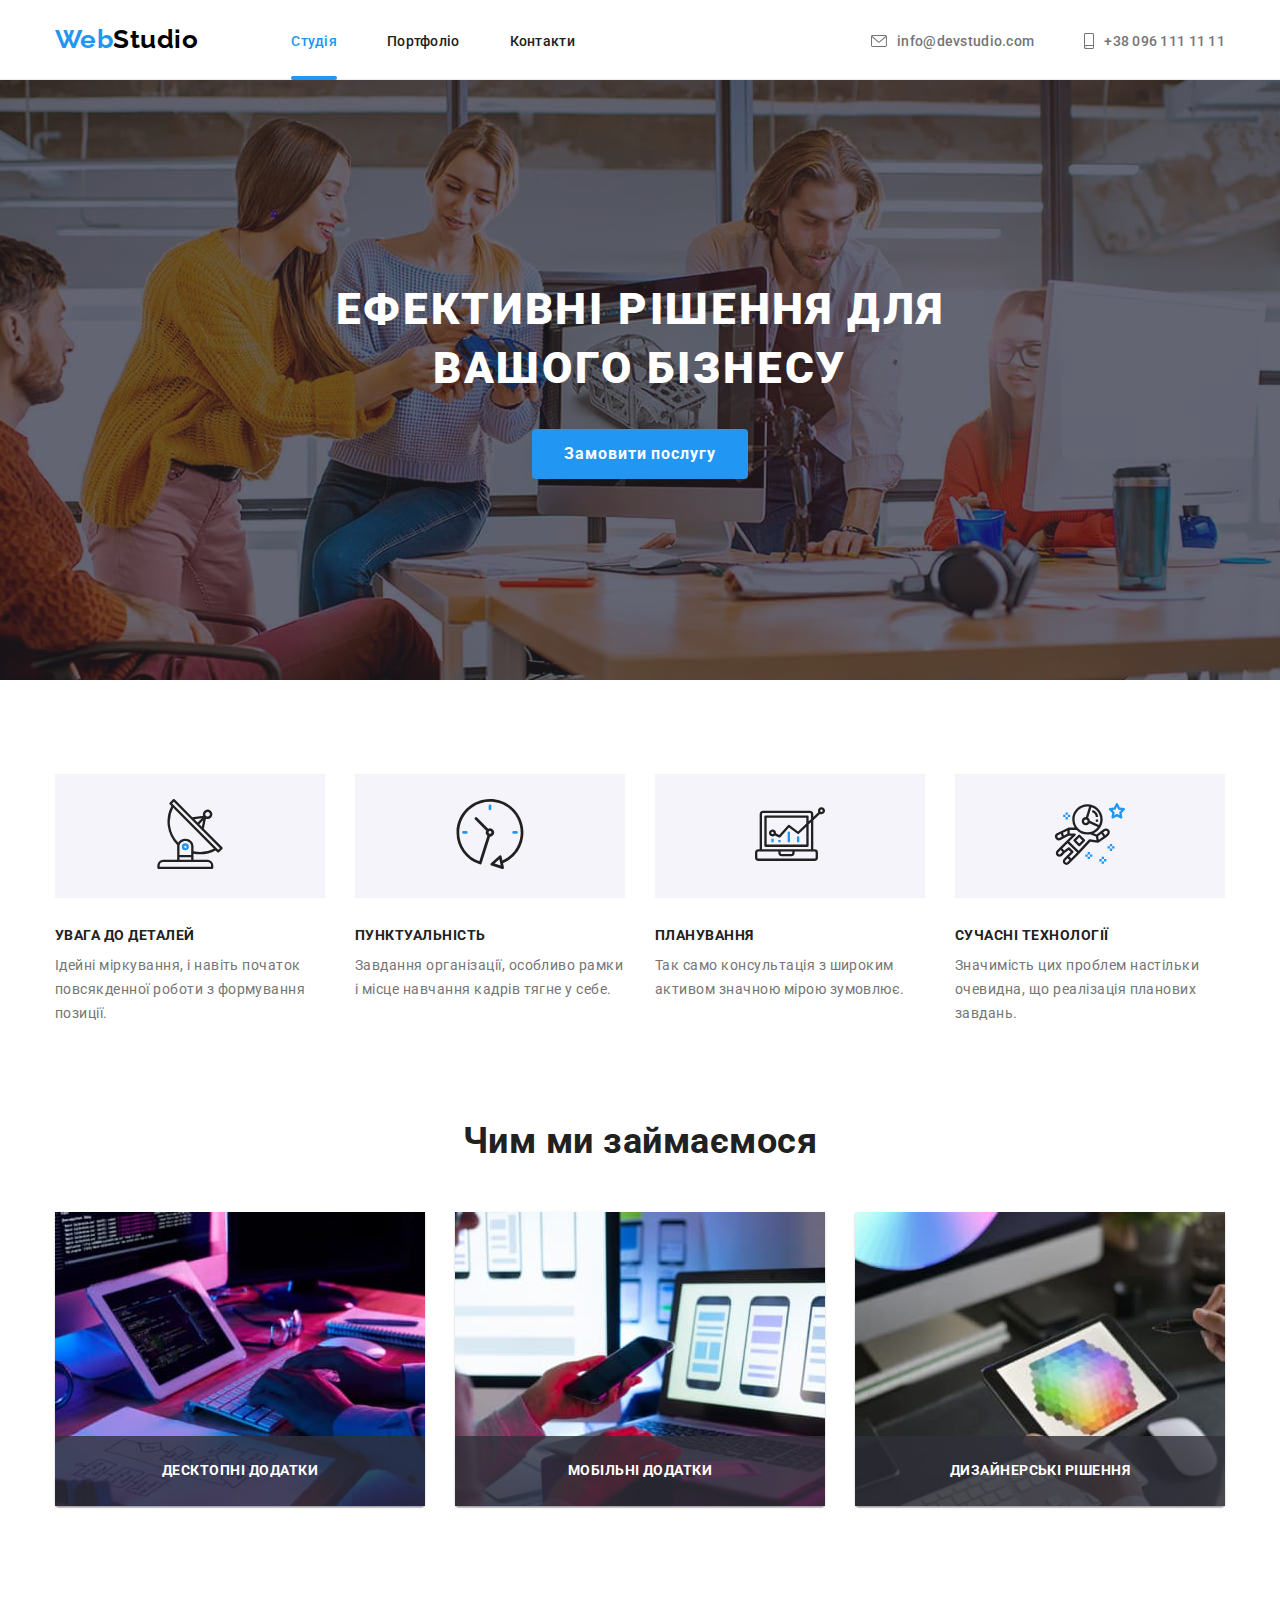
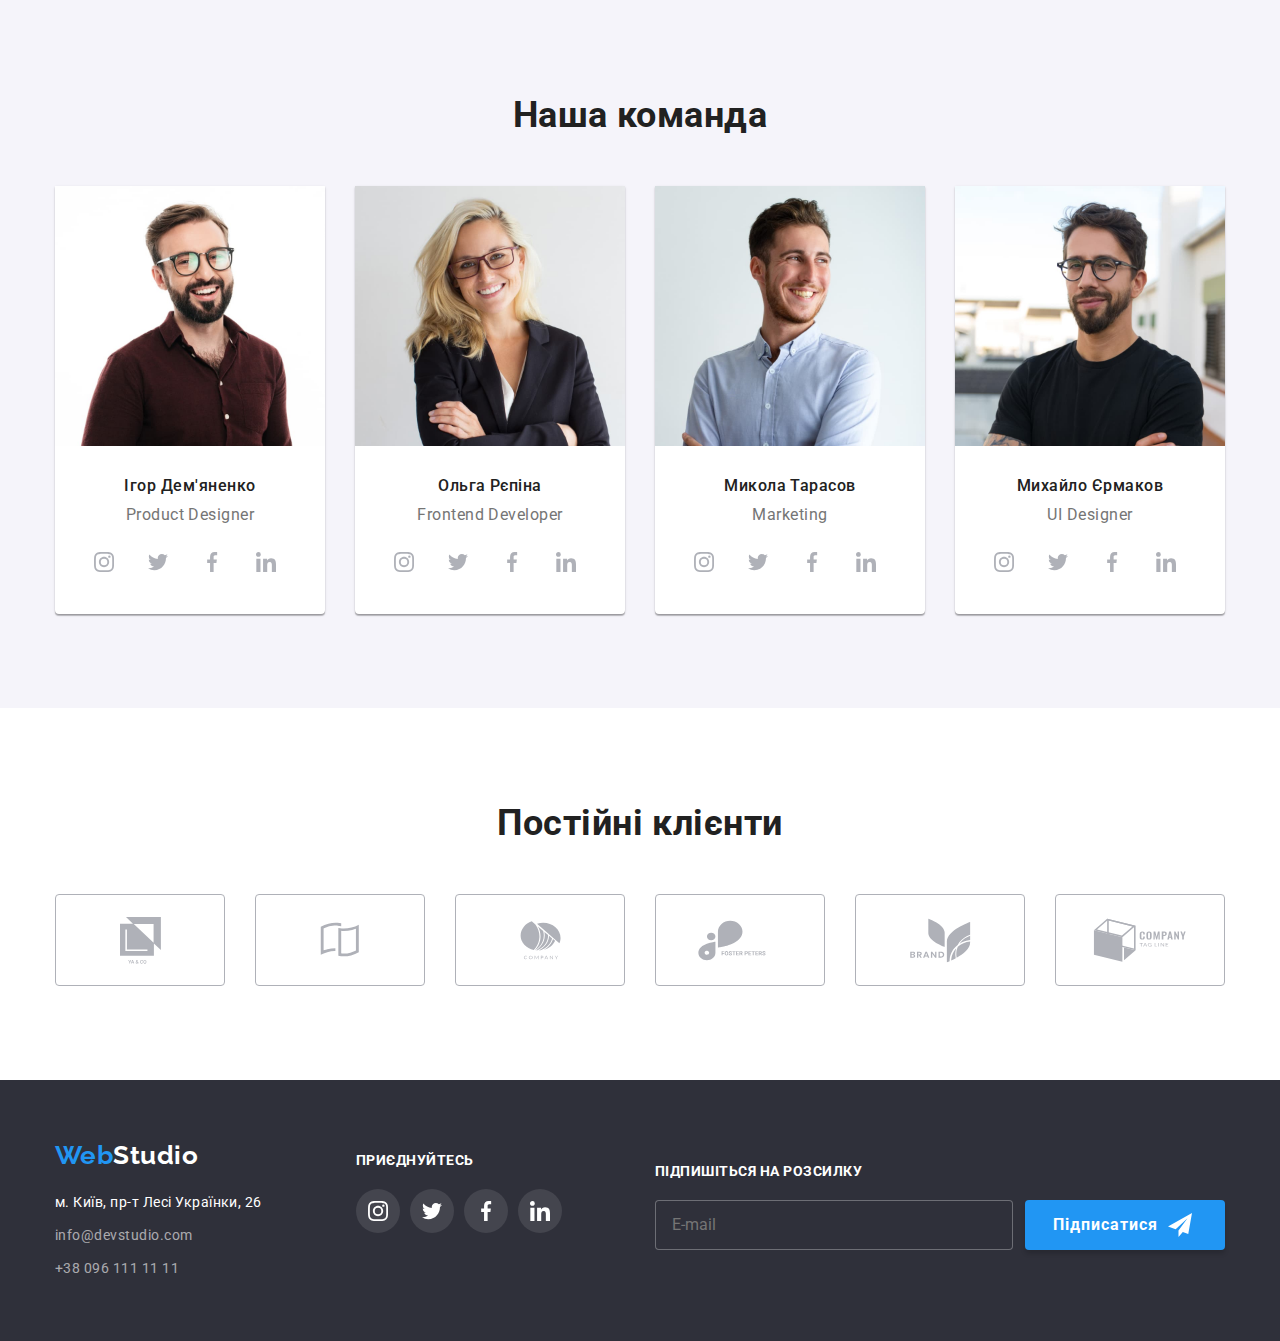
<file: index.html>
<!DOCTYPE html>
<html lang="uk">
  <head>
    <meta charset="UTF-8" />
    <meta http-equiv="X-UA-Compatible" content="IE=edge" />
    <meta name="viewport" content="width=device-width, initial-scale=1.0" />
    <title>WebStudio</title>
    <link
      href="https://fonts.googleapis.com/css2?family=Raleway:wght@700&family=Roboto:wght@400;500;700;900&display=swap"
      rel="stylesheet"
    />
    <link
      rel="stylesheet"
      href="https://cdnjs.cloudflare.com/ajax/libs/modern-normalize/1.1.0/modern-normalize.css"
    />
    <link rel="stylesheet" href="./css/styles.css" />
  </head>
  <body class="page-body">
    <!--Section : Header-->
    <header class="page-header">
      <div class="container">
        <a href="./index.html" class="logo"><span>Web</span>Studio</a>
        <nav class="header-nav">
          <ul class="site-nav click">
            <li class="item">
              <a href="./index.html" class="link current">Студія</a>
            </li>
            <li class="item">
              <a href="./portfolio.html" class="link">Портфоліо</a>
            </li>
            <li class="item"><a href="#" class="link">Контакти</a></li>
          </ul>
        </nav>
        <ul class="connection click">
          <li>
            <a class="link email" href="mailto:info@devstudio.com">
              <svg class="header-icon" width="16" height="12">
                <use href="./images/icons.svg#icon-envelope"></use>
              </svg>
              <span>info@devstudio.com</span></a
            >
          </li>
          <li>
            <a class="link" href="tel:+380961111111">
              <svg class="header-icon" width="10" height="16">
                <use href="./images/icons.svg#icon-smartphone"></use>
              </svg>
              <span>+38 096 111 11 11</span></a
            >
          </li>
        </ul>
      </div>
    </header>
    <main>
      <!--Section :  Hero-->
      <section class="hero">
        <div class="overlay">
          <h1 class="main-title">Ефективні рішення для вашого бізнесу</h1>
          <button data-modal-open class="button order" type="button">
            Замовити послугу
          </button>
        </div>
      </section>
      <!--Section : Особливости-->
      <section class="section differ">
        <!--скрытый заголовок  -->
        <h2 class="visually-hidden">Особливості</h2>
        <div class="container">
          <ul class="differences">
            <li class="differences-property">
              <div class="section-icon">
                <svg width="70" height="70">
                  <use href="./images/icons.svg#icon-antenna"></use>
                </svg>
              </div>
              <h3 class="section-tytle">УВАГА ДО ДЕТАЛЕЙ</h3>
              <p class="section-text">
                Ідейні міркування, і навіть початок повсякденної роботи з
                формування позиції.
              </p>
            </li>
            <li class="differences-property">
              <div class="section-icon">
                <svg width="70" height="70">
                  <use href="./images/icons.svg#icon-clock"></use>
                </svg>
              </div>
              <h3 class="section-tytle">ПУНКТУАЛЬНІСТЬ</h3>
              <p class="section-text">
                Завдання організації, особливо рамки і місце навчання кадрів
                тягне у себе.
              </p>
            </li>
            <li class="differences-property">
              <div class="section-icon">
                <svg width="70" height="70">
                  <use href="./images/icons.svg#icon-diagram"></use>
                </svg>
              </div>
              <h3 class="section-tytle">ПЛАНУВАННЯ</h3>
              <p class="section-text">
                Так само консультація з широким активом значною мірою зумовлює.
              </p>
            </li>
            <li class="differences-property">
              <div class="section-icon">
                <svg width="70" height="70">
                  <use href="./images/icons.svg#icon-astronaut"></use>
                </svg>
              </div>
              <h3 class="section-tytle">СУЧАСНІ ТЕХНОЛОГІЇ</h3>
              <p class="section-text">
                Значимість цих проблем настільки очевидна, що реалізація
                планових завдань.
              </p>
            </li>
          </ul>
        </div>
      </section>
      <!--Section : Чим ми займаємося-->
      <section class="section work">
        <div class="container">
          <h2 class="section-tytle work">Чим ми займаємося</h2>
          <ul class="examples">
            <li class="example">
              <div class="example-image">
                <img
                  class="example-work"
                  src="./images/example_work/example_work1.jpg"
                  alt="Приклад роботи1"
                  width="370"
                />
                <div class="example-image-tytle">
                  <p>Десктопні додатки</p>
                </div>
              </div>
            </li>
            <li class="example">
              <div class="example-image">
                <img
                  class="example-work"
                  src="./images/example_work/example_work2.jpg"
                  alt="Приклад роботи2"
                  width="370"
                />
                <div class="example-image-tytle">
                  <p>Мобільні додатки</p>
                </div>
              </div>
            </li>
            <li class="example">
              <div class="example-image">
                <img
                  class="example-work"
                  src="./images/example_work/example_work3.jpg"
                  alt="Приклад роботи3"
                  width="370"
                />
                <div class="example-image-tytle">
                  <p>Дизайнерські рішення</p>
                </div>
              </div>
            </li>
          </ul>
        </div>
      </section>

      <!--Section : Наша команда-->
      <section class="section team">
        <div class="container">
          <h2 class="section-tytle team">Наша команда</h2>
          <ul class="examples">
            <li class="example">
              <img
                src="./images/team/img1.jpg"
                alt="Ігор Дем'яненко Дизайнер продукту"
                width="270"
              />
              <div class="team-description">
                <h3 class="section-tytle name">Ігор Дем'яненко</h3>
                <p class="section-text prof">Product Designer</p>
                <ul class="social-icons">
                  <li class="social-item">
                    <a href="#" class="social-link link">
                      <svg class="social-icon" width="20" height="20">
                        <use href="./images/icons.svg#icon-instagram"></use>
                      </svg>
                    </a>
                  </li>
                  <li class="social-item">
                    <a href="#" class="social-link link"
                      ><svg class="social-icon" width="20" height="20">
                        <use href="./images/icons.svg#icon-twitter"></use>
                      </svg>
                    </a>
                  </li>
                  <li class="social-item">
                    <a href="#" class="social-link link"
                      ><svg class="social-icon" width="20" height="20">
                        <use href="./images/icons.svg#icon-facebook"></use>
                      </svg>
                    </a>
                  </li>
                  <li class="social-item">
                    <a href="#" class="social-link link"
                      ><svg class="social-icon" width="20" height="20">
                        <use href="./images/icons.svg#icon-linkedin"></use>
                      </svg>
                    </a>
                  </li>
                </ul>
              </div>
            </li>
            <li class="example">
              <img
                src="./images/team/img2.jpg"
                alt="Ольга Рєпіна Розробник інтерфейсу"
                width="270"
              />
              <div class="team-description">
                <h3 class="section-tytle name">Ольга Рєпіна</h3>
                <p class="section-text prof">Frontend Developer</p>
                <ul class="social-icons">
                  <li class="social-item">
                    <a href="#" class="social-link link">
                      <svg class="social-icon" width="20" height="20">
                        <use href="./images/icons.svg#icon-instagram"></use>
                      </svg>
                    </a>
                  </li>
                  <li class="social-item">
                    <a href="#" class="social-link link"
                      ><svg class="social-icon" width="20" height="20">
                        <use href="./images/icons.svg#icon-twitter"></use>
                      </svg>
                    </a>
                  </li>
                  <li class="social-item">
                    <a href="#" class="social-link link"
                      ><svg class="social-icon" width="20" height="20">
                        <use href="./images/icons.svg#icon-facebook"></use>
                      </svg>
                    </a>
                  </li>
                  <li class="social-item">
                    <a href="#" class="social-link link"
                      ><svg class="social-icon" width="20" height="20">
                        <use href="./images/icons.svg#icon-linkedin"></use>
                      </svg>
                    </a>
                  </li>
                </ul>
              </div>
            </li>
            <li class="example">
              <img
                src="./images/team/img3.jpg"
                alt="Микола Тарасов Маркетинг"
                width="270"
              />
              <div class="team-description">
                <h3 class="section-tytle name">Микола Тарасов</h3>
                <p class="section-text prof">Marketing</p>
                <ul class="social-icons">
                  <li class="social-item">
                    <a href="#" class="social-link link">
                      <svg class="social-icon" width="20" height="20">
                        <use href="./images/icons.svg#icon-instagram"></use>
                      </svg>
                    </a>
                  </li>
                  <li class="social-item">
                    <a href="#" class="social-link link"
                      ><svg class="social-icon" width="20" height="20">
                        <use href="./images/icons.svg#icon-twitter"></use>
                      </svg>
                    </a>
                  </li>
                  <li class="social-item">
                    <a href="#" class="social-link link"
                      ><svg class="social-icon" width="20" height="20">
                        <use href="./images/icons.svg#icon-facebook"></use>
                      </svg>
                    </a>
                  </li>
                  <li class="social-item">
                    <a href="#" class="social-link link"
                      ><svg class="social-icon" width="20" height="20">
                        <use href="./images/icons.svg#icon-linkedin"></use>
                      </svg>
                    </a>
                  </li>
                </ul>
              </div>
            </li>
            <li class="example">
              <img
                src="./images/team/img4.jpg"
                alt="Михайло Єрмаков UI Designer"
                width="270"
              />
              <div class="team-description">
                <h3 class="section-tytle name">Михайло Єрмаков</h3>
                <p class="section-text prof">UI Designer</p>
                <ul class="social-icons">
                  <li class="social-item">
                    <a href="#" class="social-link link">
                      <svg class="social-icon" width="20" height="20">
                        <use href="./images/icons.svg#icon-instagram"></use>
                      </svg>
                    </a>
                  </li>
                  <li class="social-item">
                    <a href="#" class="social-link link"
                      ><svg class="social-icon" width="20" height="20">
                        <use href="./images/icons.svg#icon-twitter"></use>
                      </svg>
                    </a>
                  </li>
                  <li class="social-item">
                    <a href="#" class="social-link link"
                      ><svg class="social-icon" width="20" height="20">
                        <use href="./images/icons.svg#icon-facebook"></use>
                      </svg>
                    </a>
                  </li>
                  <li class="social-item">
                    <a href="#" class="social-link link"
                      ><svg class="social-icon" width="20" height="20">
                        <use href="./images/icons.svg#icon-linkedin"></use>
                      </svg>
                    </a>
                  </li>
                </ul>
              </div>
            </li>
          </ul>
        </div>
      </section>
      <!-- секция постоянные клиенты-->
      <section class="section clients">
        <div class="container">
          <h2 class="section-tytle">Постійні клієнти</h2>
          <ul class="clients-icons">
            <li class="client-item">
              <a href="#" class="client-link link"
                ><svg class="client-icon" width="41" height="47">
                  <use href="./images/icons.svg#icon-logo1"></use>
                </svg>
              </a>
            </li>
            <li class="client-item">
              <a href="#" class="client-link link"
                ><svg class="client-icon" width="40" height="52">
                  <use href="./images/icons.svg#icon-logo2"></use>
                </svg>
              </a>
            </li>
            <li class="client-item">
              <a href="#" class="client-link link"
                ><svg class="client-icon" width="41" height="42">
                  <use href="./images/icons.svg#icon-logo3"></use>
                </svg>
              </a>
            </li>
            <li class="client-item">
              <a href="#" class="client-link link"
                ><svg class="client-icon" width="84" height="41">
                  <use href="./images/icons.svg#icon-logo4"></use>
                </svg>
              </a>
            </li>
            <li class="client-item">
              <a href="#" class="client-link link"
                ><svg class="client-icon" width="63" height="45">
                  <use href="./images/icons.svg#icon-logo5"></use>
                </svg>
              </a>
            </li>
            <li class="client-item">
              <a href="#" class="client-link link"
                ><svg class="client-icon" width="94" height="44">
                  <use href="./images/icons.svg#icon-logo6"></use>
                </svg>
              </a>
            </li>
          </ul>
        </div>
      </section>
      <!-- конец секции постоянные клиенты-->
    </main>
    <!--Section : Footer-->
    <footer>
      <div class="container foot">
        <div class="box">
          <a href="./index.html" class="logo"><span>Web</span>Studio</a>
          <address>
            <ul class="address click">
              <li>
                <a
                  href="https://goo.gl/maps/WBjJaMZuF31mkBre8"
                  target="_blank"
                  rel="noreferrer noopener"
                  class="map"
                  >м. Київ, пр-т Лесі Українки, 26</a
                >
              </li>
              <li>
                <a href="mailto:info@devstudio.com" class="link mail"
                  >info@devstudio.com</a
                >
              </li>
              <li>
                <a href="tel:+380961111111" class="link phone"
                  >+38 096 111 11 11</a
                >
              </li>
            </ul>
          </address>
        </div>
        <!---->
        <div class="container-social">
          <h2 class="footer-headlines">приєднуйтесь</h2>
          <ul class="footer-social-list">
            <li class="footer-social-item">
              <a href="#" class="footer-social-link link">
                <svg class="footer-social-icon" width="20" height="20">
                  <use href="./images/icons.svg#icon-instagram"></use>
                </svg>
              </a>
            </li>
            <li class="footer-social-item">
              <a href="#" class="footer-social-link link"
                ><svg class="footer-social-icon" width="20" height="20">
                  <use href="./images/icons.svg#icon-twitter"></use>
                </svg>
              </a>
            </li>
            <li class="footer-social-item">
              <a href="#" class="footer-social-link link"
                ><svg class="footer-social-icon" width="20" height="20">
                  <use href="./images/icons.svg#icon-facebook"></use>
                </svg>
              </a>
            </li>
            <li class="footer-social-item">
              <a href="#" class="footer-social-link link"
                ><svg class="footer-social-icon" width="20" height="20">
                  <use href="./images/icons.svg#icon-linkedin"></use>
                </svg>
              </a>
            </li>
          </ul>
        </div>
        <div class="container-subscription">
          <h2 class="footer-headlines">Підпишіться на розсилку</h2>
          <form class="form-subscription">
            <label for="mail"></label>
            <input type="email" name="mail" id="mail" placeholder="E-mail" />
            <button type="submit" class="button-subsription">
              <span>Підписатися</span
              ><svg class="header-icon" width="24" height="24">
                <use href="./images/icons.svg#icon-send"></use>
              </svg>
            </button>
          </form>
        </div>
      </div>
    </footer>
    <!-- Модальное окно  -->
    <div class="backdrop is-hidden" data-modal>
      <div class="modal">
        <button data-modal-close class="modal-button-close">
          <svg class="close-modal" width="18" height="18">
            <use href="./images/icons.svg#icon-close-modal"></use>
          </svg>
        </button>
        <form class="modal-form">
          <p class="modal-header">Залиште свої дані, ми вам передзвонимо</p>
          <div class="form-field">
            <label for="name">Ім'я</label>
            <input type="text" name="name" id="name" />
            <span class="modal-icon">
              <svg width="18" height="18">
                <use href="./images/icons.svg#icon-person-modal"></use></svg
            ></span>
          </div>
          <div class="form-field">
            <label for="tel">Телефон</label>
            <input type="tel" name="tel" id="tel" /><span class="modal-icon">
              <svg width="18" height="18">
                <use href="./images/icons.svg#icon-phone-modal"></use></svg
            ></span>
          </div>
          <div class="form-field">
            <label for="mail">Пошта</label>
            <input type="email" name="mail" id="modal-mail" /><span
              class="modal-icon"
            >
              <svg width="18" height="18">
                <use href="./images/icons.svg#icon-email-modal"></use></svg
            ></span>
          </div>
          <div class="form-field">
            <label for="comment">Коментар</label>
            <textarea
              class="comment"
              name="comment"
              id="comment"
              placeholder="Введіть текст"
            ></textarea>
          </div>
          <div class="form-policy">
            <label class="label-policy" for="policy">
              <input
                class="checkbox visually-hidden"
                type="checkbox"
                name="policy"
                id="policy"
              />
              <span class="checkbox-icon"></span>
              Погоджуюся з розсилкою та приймаю&nbsp
              <span><a href="#" class="link-policy">Умови договору</a></span>
            </label>
          </div>
          <div class="modal-button-submit">
            <button class="button-submit" type="submit">Відправити</button>
          </div>
        </form>
      </div>
    </div>
    <!--  end Модальное окно  -->
    <script src="./js/modal.js"></script>
  </body>
</html>
</file>
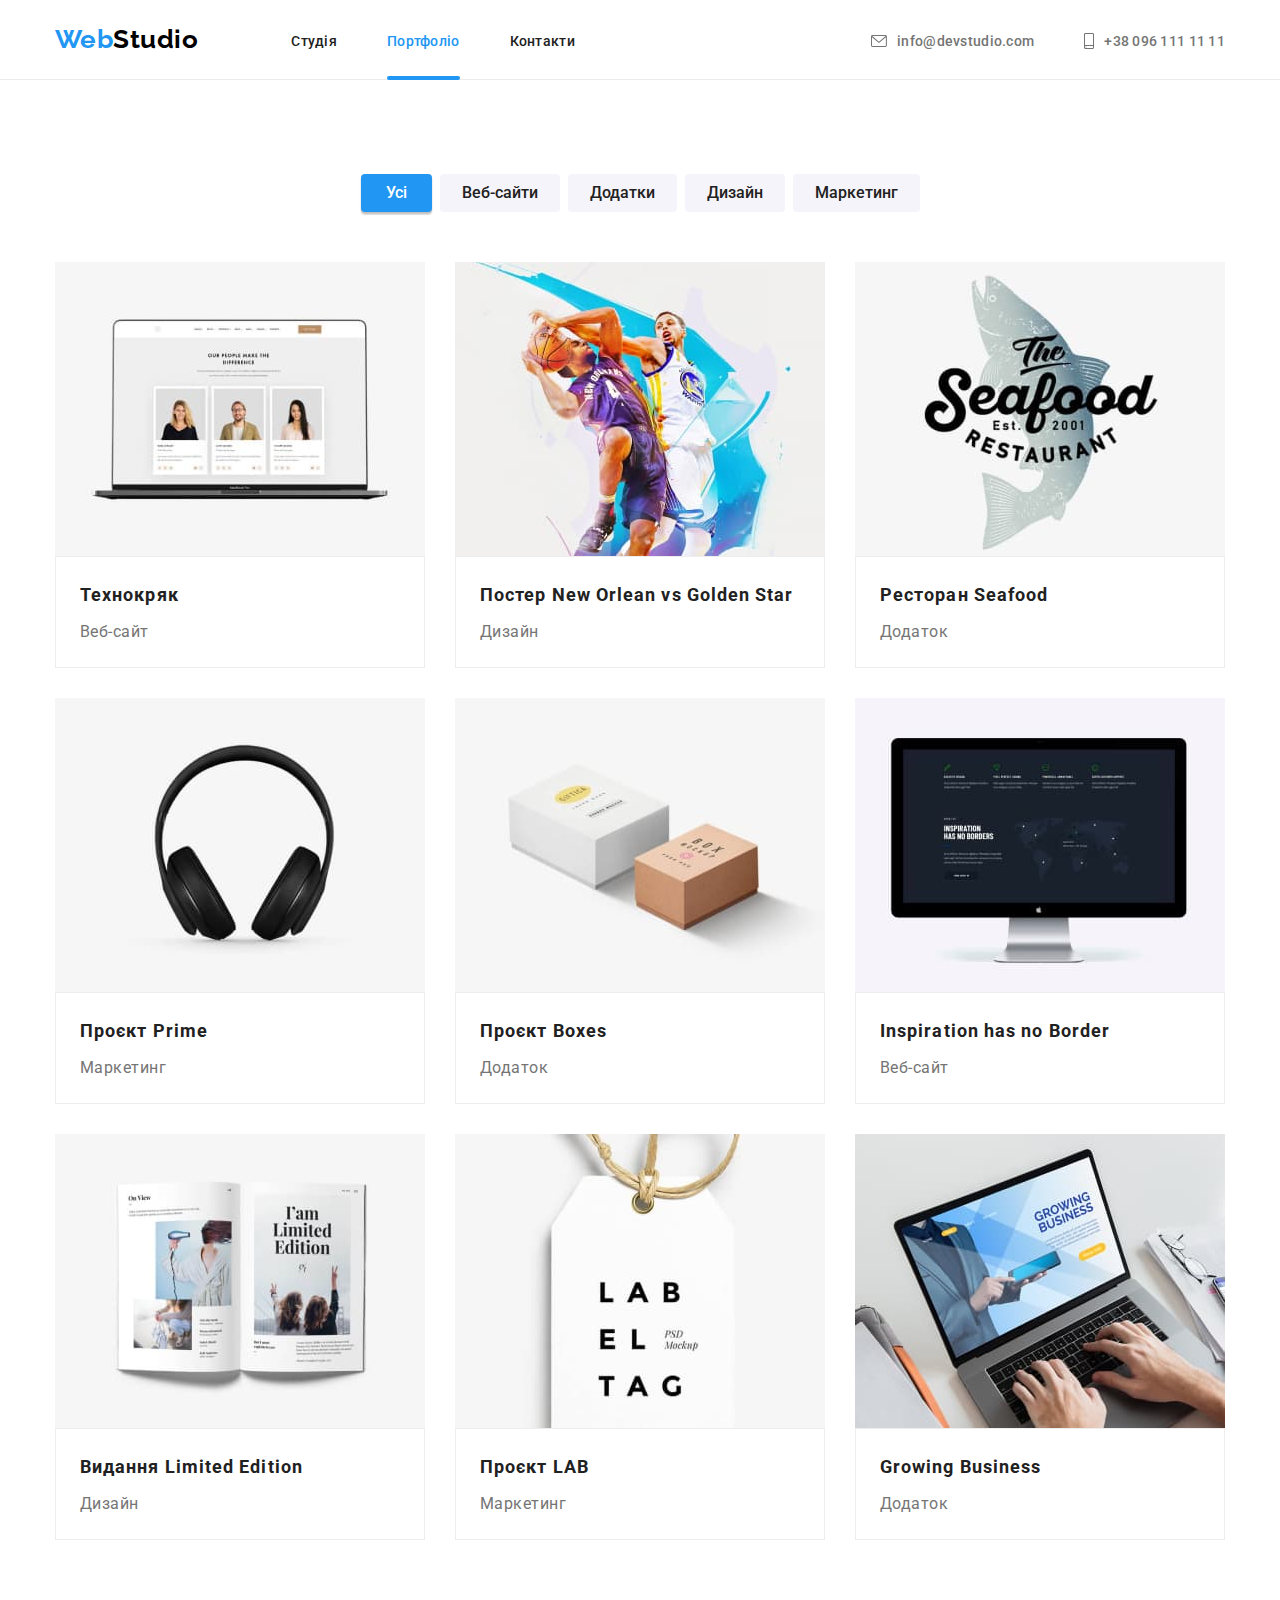
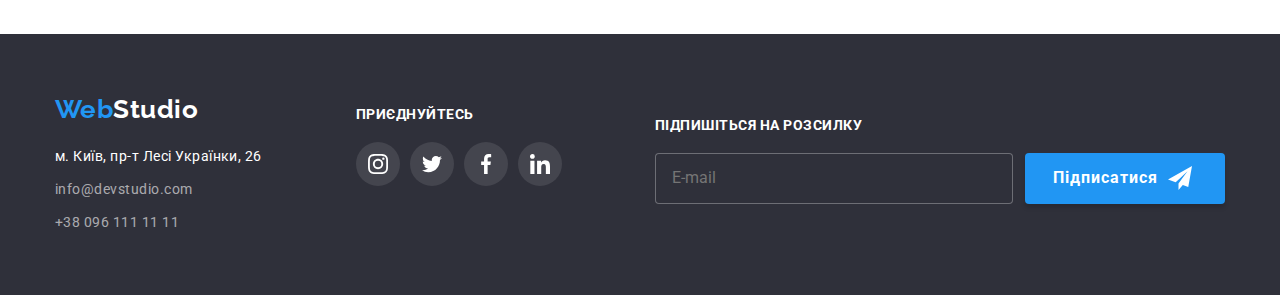
<file: portfolio.html>
<!DOCTYPE html>
<html lang="uk">
  <head>
    <meta charset="UTF-8" />
    <meta http-equiv="X-UA-Compatible" content="IE=edge" />
    <meta name="viewport" content="width=device-width, initial-scale=1.0" />
    <title>Portfolio</title>
    <link
      href="https://fonts.googleapis.com/css2?family=Raleway:wght@700&family=Roboto:wght@400;500;700;900&display=swap"
      rel="stylesheet"
    />
    <link
      rel="stylesheet"
      href="https://cdnjs.cloudflare.com/ajax/libs/modern-normalize/1.1.0/modern-normalize.css"
    />
    <link rel="stylesheet" href="./css/styles.css" />
  </head>
  <body>
    <!--Section : Header-->
    <header class="page-header">
      <div class="container">
        <a href="./index.html" class="logo"><span>Web</span>Studio</a>
        <nav class="header-nav">
          <ul class="site-nav click">
            <li class="item">
              <a href="./index.html" class="link">Студія</a>
            </li>
            <li class="item">
              <a href="./portfolio.html" class="link current">Портфоліо</a>
            </li>
            <li class="item"><a href="#" class="link">Контакти</a></li>
          </ul>
        </nav>
        <ul class="connection click">
          <li>
            <a class="link email" href="mailto:info@devstudio.com">
              <svg class="header-icon" width="16" height="12">
                <use href="./images/icons.svg#icon-envelope"></use>
              </svg>
              <span>info@devstudio.com</span></a
            >
          </li>
          <li>
            <a class="link" href="tel:+380961111111">
              <svg class="header-icon" width="10" height="16">
                <use href="./images/icons.svg#icon-smartphone"></use>
              </svg>
              <span>+38 096 111 11 11</span></a
            >
          </li>
        </ul>
      </div>
    </header>
    <main>
      <section class="section portfolio">
        <div class="container">
          <h1 class="visually-hidden">Портфолио</h1>

          <ul class="portfolio-filter">
            <li class="choose">
              <button class="button-portfolio current" type="button">
                Усі
              </button>
            </li>
            <li class="choose">
              <button class="button-portfolio" type="button">Веб-сайти</button>
            </li>
            <li class="choose">
              <button class="button-portfolio" type="button">Додатки</button>
            </li>
            <li class="choose">
              <button class="button-portfolio" type="button">Дизайн</button>
            </li>
            <li class="choose">
              <button class="button-portfolio" type="button">Маркетинг</button>
            </li>
          </ul>
          <!--   карточки портфолио -->
          <ul class="portfolio-works">
            <li class="portfolio-item">
              <a href="#" class="link">
                <div class="portfolio-img">
                  <img
                    class="img-portfolio"
                    src="./images/portfolio/web/web1.jpg"
                    alt="Технокряк Веб-сайт"
                    width="370"
                  />
                  <div class="portfolio-overlay">
                    <p>
                      Ресурс пропонує комплексні пропозиції з різним рівнем
                      функціоналу та сервісів. Все це дозволить відвідувачу
                      отримати вичерпні відомості про компанію чи приватну
                      особу.
                    </p>
                  </div>
                </div>

                <div class="card-description">
                  <h3 class="section-tytle">Технокряк</h3>
                  <p class="section-text">Веб-сайт</p>
                </div></a
              >
            </li>
            <li class="portfolio-item">
              <a href="#" class="link">
                <div class="portfolio-img">
                  <img
                    class="img-portfolio"
                    src="./images/portfolio/design/design1.jpg"
                    alt="Постер New Orlean vs Golden Star Дизайн"
                    width="370"
                  />
                  <div class="portfolio-overlay">
                    <p>
                      Ресурс пропонує комплексні пропозиції з різним рівнем
                      функціоналу та сервісів. Все це дозволить відвідувачу
                      отримати вичерпні відомості про компанію чи приватну
                      особу.
                    </p>
                  </div>
                </div>
                <div class="card-description">
                  <h3 class="section-tytle">
                    Постер New Orlean vs Golden Star
                  </h3>
                  <p class="section-text">Дизайн</p>
                </div></a
              >
            </li>
            <li class="portfolio-item">
              <a href="#" class="link">
                <div class="portfolio-img">
                  <img
                    class="img-portfolio"
                    src="./images/portfolio/addition/addition1.jpg"
                    alt="Ресторан Seafood Додаток"
                    width="370"
                  />
                  <div class="portfolio-overlay">
                    <p>
                      Ресурс пропонує комплексні пропозиції з різним рівнем
                      функціоналу та сервісів. Все це дозволить відвідувачу
                      отримати вичерпні відомості про компанію чи приватну
                      особу.
                    </p>
                  </div>
                </div>
                <div class="card-description">
                  <h3 class="section-tytle">Ресторан Seafood</h3>
                  <p class="section-text">Додаток</p>
                </div></a
              >
            </li>
            <li class="portfolio-item">
              <a href="#" class="link">
                <div class="portfolio-img">
                  <img
                    class="img-portfolio"
                    src="./images/portfolio/marketing/marketing1.jpg"
                    alt="Проєкт Prime Маркетинг"
                    width="370"
                  />
                  <div class="portfolio-overlay">
                    <p>
                      Ресурс пропонує комплексні пропозиції з різним рівнем
                      функціоналу та сервісів. Все це дозволить відвідувачу
                      отримати вичерпні відомості про компанію чи приватну
                      особу.
                    </p>
                  </div>
                </div>
                <div class="card-description">
                  <h3 class="section-tytle">Проєкт Prime</h3>
                  <p class="section-text">Маркетинг</p>
                </div></a
              >
            </li>
            <li class="portfolio-item">
              <a href="#" class="link">
                <div class="portfolio-img">
                  <img
                    class="img-portfolio"
                    src="./images/portfolio/addition/addition2.jpg"
                    alt="Проєкт Boxes Додаток"
                    width="370"
                  />
                  <div class="portfolio-overlay">
                    <p>
                      Ресурс пропонує комплексні пропозиції з різним рівнем
                      функціоналу та сервісів. Все це дозволить відвідувачу
                      отримати вичерпні відомості про компанію чи приватну
                      особу.
                    </p>
                  </div>
                </div>
                <div class="card-description">
                  <h3 class="section-tytle">Проєкт Boxes</h3>
                  <p class="section-text">Додаток</p>
                </div></a
              >
            </li>
            <li class="portfolio-item">
              <a href="#" class="link">
                <div class="portfolio-img">
                  <img
                    class="img-portfolio"
                    src="./images/portfolio/web/web2.jpg"
                    alt="Inspiration has no Border Веб-сайт"
                    width="370"
                  />
                  <div class="portfolio-overlay">
                    <p>
                      Ресурс пропонує комплексні пропозиції з різним рівнем
                      функціоналу та сервісів. Все це дозволить відвідувачу
                      отримати вичерпні відомості про компанію чи приватну
                      особу.
                    </p>
                  </div>
                </div>
                <div class="card-description">
                  <h3 class="section-tytle">Inspiration has no Border</h3>
                  <p class="section-text">Веб-сайт</p>
                </div></a
              >
            </li>
            <li class="portfolio-item">
              <a href="#" class="link">
                <div class="portfolio-img">
                  <img
                    class="img-portfolio"
                    src="./images/portfolio/design/design2.jpg"
                    alt="Видання Limited Edition Дизайн"
                    width="370"
                  />
                  <div class="portfolio-overlay">
                    <p>
                      Ресурс пропонує комплексні пропозиції з різним рівнем
                      функціоналу та сервісів. Все це дозволить відвідувачу
                      отримати вичерпні відомості про компанію чи приватну
                      особу.
                    </p>
                  </div>
                </div>
                <div class="card-description">
                  <h3 class="section-tytle">Видання Limited Edition</h3>
                  <p class="section-text">Дизайн</p>
                </div></a
              >
            </li>
            <li class="portfolio-item">
              <a href="#" class="link">
                <div class="portfolio-img">
                  <img
                    class="img-portfolio"
                    src="./images/portfolio/marketing/marketing2.jpg"
                    alt="Проєкт LAB Маркетинг"
                    width="370"
                  />
                  <div class="portfolio-overlay">
                    <p>
                      Ресурс пропонує комплексні пропозиції з різним рівнем
                      функціоналу та сервісів. Все це дозволить відвідувачу
                      отримати вичерпні відомості про компанію чи приватну
                      особу.
                    </p>
                  </div>
                </div>
                <div class="card-description">
                  <h3 class="section-tytle">Проєкт LAB</h3>
                  <p class="section-text">Маркетинг</p>
                </div></a
              >
            </li>
            <li class="portfolio-item">
              <a href="#" class="link">
                <div class="portfolio-img">
                  <img
                    class="img-portfolio"
                    src="./images/portfolio/addition/addition3.jpg"
                    alt="Growing Business Додаток"
                    width="370"
                  />
                  <div class="portfolio-overlay">
                    <p>
                      Ресурс пропонує комплексні пропозиції з різним рівнем
                      функціоналу та сервісів. Все це дозволить відвідувачу
                      отримати вичерпні відомості про компанію чи приватну
                      особу.
                    </p>
                  </div>
                </div>
                <div class="card-description">
                  <h3 class="section-tytle">Growing Business</h3>
                  <p class="section-text">Додаток</p>
                </div></a
              >
            </li>
          </ul>
        </div>
      </section>
    </main>
    <!--Section : Footer-->
    <footer>
      <div class="container foot">
        <div class="box">
          <a href="./index.html" class="logo"><span>Web</span>Studio</a>
          <address>
            <ul class="address click">
              <li>
                <a
                  href="https://goo.gl/maps/WBjJaMZuF31mkBre8"
                  target="_blank"
                  rel="noreferrer noopener"
                  class="map"
                  >м. Київ, пр-т Лесі Українки, 26</a
                >
              </li>
              <li>
                <a href="mailto:info@devstudio.com" class="link mail"
                  >info@devstudio.com</a
                >
              </li>
              <li>
                <a href="tel:+380961111111" class="link phone"
                  >+38 096 111 11 11</a
                >
              </li>
            </ul>
          </address>
        </div>
        <!---->
        <div class="container-social">
          <h2 class="footer-headlines">приєднуйтесь</h2>
          <ul class="footer-social-list">
            <li class="footer-social-item">
              <a href="#" class="footer-social-link link">
                <svg class="footer-social-icon" width="20" height="20">
                  <use href="./images/icons.svg#icon-instagram"></use>
                </svg>
              </a>
            </li>
            <li class="footer-social-item">
              <a href="#" class="footer-social-link link"
                ><svg class="footer-social-icon" width="20" height="20">
                  <use href="./images/icons.svg#icon-twitter"></use>
                </svg>
              </a>
            </li>
            <li class="footer-social-item">
              <a href="#" class="footer-social-link link"
                ><svg class="footer-social-icon" width="20" height="20">
                  <use href="./images/icons.svg#icon-facebook"></use>
                </svg>
              </a>
            </li>
            <li class="footer-social-item">
              <a href="#" class="footer-social-link link"
                ><svg class="footer-social-icon" width="20" height="20">
                  <use href="./images/icons.svg#icon-linkedin"></use>
                </svg>
              </a>
            </li>
          </ul>
        </div>
        <div class="container-subscription">
          <h2 class="footer-headlines">Підпишіться на розсилку</h2>
          <form class="form-subscription">
            <label for="mail"></label>
            <input type="email" name="mail" id="mail" placeholder="E-mail" />
            <button type="submit" class="button-subsription">
              <span>Підписатися</span
              ><svg class="header-icon" width="24" height="24">
                <use href="./images/icons.svg#icon-send"></use>
              </svg>
            </button>
          </form>
        </div>
      </div>
    </footer>
  </body>
</html>
</file>
<file: css/styles.css>
/* Цвета в проекте */
/* цвет основного текста #212121 */
/* цвет дополнительного текста #757575 */
/* background основной: #F5F5F5; */
/* #2196F3 100% синий и акцент  */
/* background hero и footter: #2F303A; */
/* цвет h1 и текста в hero и footer:  #FFFFFF;*/
/* цвет ссілок почты и телефона в footer: rgba(255, 255, 255, 0.6);*/
/* цвет фона кнопок портфолио и преимуществ #F5F4FA */
/* цвет первой части лого #000000 */
/* цвет рамки портфолио #EEEEE*/
/* цвет нижней рамки хэдера #ECECEC 1px */
/* цвет иконок team  #AFB1B8*/
/* фоновый цвет иконок футера rgba(255, 255, 255, 0.1)*/
/* фоновый цвет текста в секции чем мы занимаемся rgba(47, 48, 58, 0.8)*/
/* цвет оверлея портфолио rgba(33, 150, 243, 0.9)*/
/* время перехода ховера и фокуса 250ms*/
/*  функция распределения времени cubic-bezier(0.4, 0, 0.2, 1)*/
/* цвет backdrop rgba(0, 0, 0, 0.2) */
/* цвет кнопки закрытия модалки rgba(0, 0, 0, 0.1)*/
/* цвет тени кнопки подписаться rgba(0, 0, 0, 0.15)*/
/* цвет рамки input и comment  rgba(33, 33, 33, 0.2)*/
/* цвет кнопки submit при ховере #188ce8*/
:root {
  --header-color: #212121;
  --p-color: #757575;
  --accent-color: #2196f3;
  --background-color: #f5f5f5;
  --background-color-footer: #2f303a;
  --h1-footer-color: #ffffff;
  --mail-phone-color-footer: rgba(255, 255, 255, 0.6);
  --background-button-portfolio: #f5f4fa;
  --logo-black-color: #000000;
  --border-card-portfolio: #eeeeee;
  --border-botton-header: #ececec;
  --color-icon-team: #afb1b8;
  --color-background-icon-footer: rgba(255, 255, 255, 0.1);
  --color-background-fone-examples: rgba(47, 48, 58, 0.8);
  --overlay-portfolio: rgba(33, 150, 243, 0.9);
  --time-hover: 250ms;
  --function-time: cubic-bezier(0.4, 0, 0.2, 1);
  --color-backdrop: rgba(0, 0, 0, 0.2);
  --close-modal: rgba(0, 0, 0, 0.1);
  --color-shadow-submit: rgba(0, 0, 0, 0.15);
  --color-border-inpur-modal: rgba(33, 33, 33, 0.2);
  --color-button-press-modal: #188ce8;
}
body {
  color: var(--header-color);
  font-family: Roboto, sans-serif;
  letter-spacing: 0.03em;
}

h1,
h2,
h3,
h4,
h5,
h6,
p,
ul {
  margin: 0;
  padding: 0;
}

.container {
  max-width: 1200px;
  margin: 0 auto;
  padding: 0 15px;
}

ul {
  list-style: none;
}
img {
  display: block;
  width: 100%;
  height: auto;
}
/* -------стилизация Header-------*/

.page-header {
  border-bottom: 1px solid var(--border-botton-header);
}
/* стилизация logo */
.logo {
  color: var(--logo-black-color);
  font-family: "Raleway";
  font-weight: 700;
  font-size: 26px;
  line-height: 1.2;
  text-decoration: none;
}
.page-header .logo {
  margin-right: 93px;
}
.logo span {
  color: var(--accent-color);
}
.item .link {
  display: block;
}

/*   ----- конец стилизации logo -------*/
/* стилизация nav и connection*/

.page-header .container {
  display: flex;
  align-items: center;
}
.site-nav {
  display: flex;
}
.site-nav .item:not(:first-child) {
  margin-left: 50px;
}
.connection {
  display: flex;
  margin-left: auto;
}
.email {
  margin-right: 50px;
}

.site-nav .link,
.connection .link {
  color: var(--header-color);
  text-decoration: none;
  padding: 32px 0px 28px;

  transition: color var(--time-hover) var(--function-time);
}
.click a:hover,
.click a:focus {
  color: var(--accent-color);
}
.site-nav .link.current {
  position: relative;
  color: var(--accent-color);
}
.site-nav .link.current::after {
  position: absolute;
  left: 0;
  bottom: -1px;

  content: "";
  display: block;
  width: 100%;
  height: 4px;
  border-radius: 2px;

  background-color: var(--accent-color);
}
.site-nav,
.connection {
  font-weight: 500;
  font-size: 14px;
  line-height: 1.33;
  letter-spacing: 0.02em;
}
.connection .header-icon {
  margin-right: 10px;
  fill: var(--p-color);
  transition: fill var(--time-hover) var(--function-time);
}
.connection .link {
  display: flex;
  align-items: center;
  color: var(--p-color);
}
.connection .link:hover .header-icon,
.connection .link:focus .header-icon {
  fill: var(--accent-color);
}

/*   ----- конец стилизации Header-------*/
/* -----стилизация секции hero-----*/
.main-title {
  max-width: 696px;
  color: var(--h1-footer-color);
  font-weight: 900;
  font-size: 44px;
  line-height: 1.36;
  /* or 136% */

  text-align: center;
  letter-spacing: 0.06em;
  text-transform: uppercase;
  margin: 0 auto 30px;
}
.order.button {
  width: 216px;
  height: 50px;
  text-align: center;

  margin: 0 auto;
  display: block;
  border-radius: 4px;
}
/* стилизация фона */
.overlay {
  max-width: 1600px;
  height: 600px;
  margin-left: auto;
  margin-right: auto;
  padding-top: 200px;
  padding-bottom: 200px;

  /* если не грузится картинка*/
  background-color: var(--logo-black-color);
  /*   */
  background-image: linear-gradient(
      rgba(47, 48, 58, 0.4),
      rgba(47, 48, 58, 0.4)
    ),
    url(../images/Img_hero.jpg);
  background-repeat: no-repeat;
  background-position: center;
  background-size: cover;
}

.button {
  color: var(--h1-footer-color);
  background-color: var(--accent-color);
  border: none;
  cursor: pointer;

  font-weight: 700;
  font-size: 16px;
  line-height: 1.88;
  /* identical to box height, or 188% */

  display: flex;
  align-items: center;
  text-align: center;
  letter-spacing: 0.06em;
}
/* ---- конец стилизации секции hero -----*/
/* стилизация секций */
.section {
  padding-top: 94px;
  padding-bottom: 94px;
}
.section.differ {
  padding-bottom: 0;
}
/* для скрытых заголовков*/
.visually-hidden {
  position: absolute;
  white-space: nowrap;
  width: 1px;
  height: 1px;
  overflow: hidden;
  border: 0;
  padding: 0;
  clip: rect(0 0 0 0);
  clip-path: inset(50%);
  margin: -1px;
}
.work h2,
.team h2 {
  margin-bottom: 50px;
}
.examples {
  display: flex;
}

.example:not(:last-child) {
  margin-right: 30px;
}

.example-image {
  position: relative;
}
.example-image-tytle {
  position: absolute;
  bottom: 0;
  width: 100%;
  padding: 27px 0;
  background-color: var(--color-background-fone-examples);

  font-weight: 700;
  font-size: 14px;
  line-height: 1.14;
  text-align: center;
  text-transform: uppercase;
  color: var(--h1-footer-color);
}
.section-tytle {
  font-size: 14px;
  line-height: 1.14;
}
.section-text {
  color: var(--p-color);

  font-size: 14px;
  line-height: 1.71;
  /* or 171% */
}
.section-tytle.work,
.section-tytle.team {
  font-size: 36px;
  line-height: 1.17;
  text-align: center;
}

.section-tytle.name {
  font-weight: 500;
  font-size: 16px;
  line-height: 1.19;

  text-align: center;
  /*margin-top: 30px;*/
  margin-bottom: 10px;
}
.section-text.prof {
  font-size: 16px;
  line-height: 1.19;

  text-align: center;
  margin-bottom: 16px;
}
/* стилизация секции Особенности*/

.differences {
  display: flex;
}
.differences-property {
  width: 270px;
}
.section-icon {
  padding-top: 25px;
  padding-bottom: 25px;
  margin-bottom: 30px;
  background-color: var(--background-button-portfolio);
  text-align: center;
}
.differences-property:not(:last-child) {
  margin-right: 30px;
}
.differences-property .section-tytle {
  margin-bottom: 10px;
}
/*  стилизация фона секции team*/
.examples .example {
  background-color: var(--h1-footer-color);
  box-shadow: 0px 1px 3px rgba(0, 0, 0, 0.12), 0px 1px 1px rgba(0, 0, 0, 0.14),
    0px 2px 1px rgba(0, 0, 0, 0.2);
  border-radius: 0px 0px 4px 4px;
}
.team {
  background-color: var(--background-button-portfolio);
}
.team-description {
  padding: 30px 10px;
}
/* стилизация иконок соцсетей team*/
.team .social-icons {
  display: flex;
  justify-content: center;
}
.team .social-icon {
  fill: var(--color-icon-team);
  transition: fill var(--time-hover) var(--function-time);
}
.team .social-link:hover .social-icon,
.team .social-link:focus .social-icon {
  fill: var(--h1-footer-color);
}
.team .social-item {
  width: 44px;
  height: 44px;
  margin-right: 10px;
  border-radius: 50%;
}
.team.social-item:last-child {
  margin-right: 0;
}
.team .social-link {
  width: 100%;
  height: 100%;
  display: flex;
  align-items: center;
  justify-content: center;
  border-radius: 50%;

  transition: background-color var(--time-hover) var(--function-time);
}

.team .social-link:hover,
.team .social-link:focus {
  background-color: var(--accent-color);
}

/* стилизация секции постоянніе клиенты*/
.clients h2 {
  font-weight: 700;
  font-size: 36px;
  line-height: 1.17;

  text-align: center;
  margin-bottom: 50px;
}
.clients .clients-icons {
  display: flex;
  justify-content: center;
}
.clients .client-item {
  width: 170px;
  height: 92px;
  border: 1px solid var(--color-icon-team);
  border-radius: 4px;
  margin-right: 30px;

  transition: border var(--time-hover) var(--function-time);
}
.clients .client-item:last-child {
  margin-right: 0;
}
.clients .client-icon {
  fill: var(--color-icon-team);
  transition: fill var(--time-hover) var(--function-time);
}
.clients-icons .client-link {
  width: 100%;
  height: 100%;
  display: flex;
  align-items: center;
  justify-content: center;
}

.clients .client-link:hover .client-icon,
.clients .client-link:focus .client-icon {
  fill: var(--accent-color);
}
.clients .client-item:hover,
.clients .client-item:focus {
  border: 1px solid var(--accent-color);
}
/* конец стилизации секции постоянніе клиенты*/
/* стилизация секций портфолио*/
.portfolio-filter {
  display: flex;
  justify-content: center;
  margin-bottom: 50px;
}

.choose:not(:last-child) {
  margin-right: 8px;
}

.portfolio-item {
  width: 370px;

  transition: box-shadow var(--time-hover) var(--function-time);
}
/* стилизуем Синий оверлей с текстом на карточках
 страницы Портфолио*/
.portfolio-img {
  position: relative;
  overflow: hidden;
}
.portfolio-overlay {
  display: flex;
  justify-content: center;
  align-items: center;
  position: absolute;
  top: 0;
  left: 0;
  width: 100%;
  height: 100%;

  background-color: var(--overlay-portfolio);

  transform: translateY(100%);
  transition: transform var(--time-hover) var(--function-time);
}
.portfolio-overlay p {
  width: 322px;
  font-weight: 400;
  font-size: 18px;
  line-height: 1.56;
  /* or 156% */

  letter-spacing: 0.03em;
  color: var(--h1-footer-color);
}
.portfolio-item .link:hover .portfolio-overlay,
.portfolio-item .link:focus .portfolio-overlay {
  transform: translateY(0);
}
/* ----------------------*/
.portfolio-item:hover,
.portfolio-item:focus {
  box-shadow: 0px 3px 1px rgba(0, 0, 0, 0.1), 0px 1px 2px rgba(0, 0, 0, 0.08),
    0px 2px 2px rgba(0, 0, 0, 0.12);
}

.portfolio-item:not(:nth-child(3n)) {
  margin-right: 30px;
}

.portfolio-item:not(:nth-last-child(-n + 3)) {
  margin-bottom: 30px;
}

.portfolio-item .section-tytle {
  margin-bottom: 4px;
}

.card-description {
  padding: 20px 24px;
  border: 1px solid var(--border-card-portfolio);
}
.portfolio-item a.link {
  margin: 0;
}

/* стилизуем footer*/
/*-- footer style -- */
footer {
  background-color: var(--background-color-footer);
}

footer .logo {
  color: var(--h1-footer-color);
  display: inline-block;

  margin-top: 60px;
  margin-bottom: 20px;
}
.address.click {
  font-style: normal;
  font-size: 14px;
  line-height: 1.71;
  /* or 171% */
}
.map {
  color: var(--h1-footer-color);
  text-decoration: none;
  display: inline-block;
  margin-bottom: 9px;
}
.mail {
  display: inline-block;
  margin-bottom: 9px;
}
.phone {
  margin-bottom: 60px;
}
.address .link {
  display: inline-block;
  color: var(--mail-phone-color-footer);
  text-decoration: none;

  transition: color var(--time-hover) var(--function-time);
}
/* стилизация иконок соцсетей в футере */
.container.foot {
  display: flex;
}
.box {
  width: 231px;
}
.container-social {
  margin-top: 72px;
  margin-left: 70px;
}
.footer-headlines {
  font-weight: 700;
  font-size: 14px;
  line-height: 1.17;
  color: var(--h1-footer-color);
  text-transform: uppercase;

  margin-bottom: 20px;
}
.footer-social-item {
  width: 44px;
  height: 44px;
  margin-right: 10px;
  border-radius: 50%;
}
.footer-social-item:last-child {
  margin-right: 0;
}
.footer-social-list {
  display: flex;
}
.footer-social-link {
  width: 100%;
  height: 100%;
  display: flex;
  align-items: center;
  justify-content: center;
  border-radius: 50%;
}
.footer-social-link {
  background: var(--color-background-icon-footer);
  fill: var(--h1-footer-color);
  transition: background var(--time-hover) var(--function-time);
}
.footer-social-link:hover,
.footer-social-link:focus {
  background: var(--accent-color);
}

/* */
/* стилизация секции подписки*/
.container-subscription {
  margin-top: 83px;
  margin-left: 93px;
}
.form-subscription {
  display: flex;
}
.form-subscription input {
  width: 358px;
  padding: 15px 16px;
  margin-right: 12px;

  border: 1px solid rgba(255, 255, 255, 0.3);
  border-radius: 4px;
  background-color: var(--background-color-footer);
}

/*  кнопка подписки*/
.button-subsription {
  display: flex;
  align-items: center;
  text-align: center;
  margin: 0;
  width: 200px;
  padding: 10px 28px;

  background: var(--accent-color);
  color: var(--h1-footer-color);
  fill: var(--h1-footer-color);

  border-radius: 4px;
  border-width: 0;
  box-shadow: 0px 4px 4px var(--color-shadow-submit);

  cursor: pointer;
  /* transition: box-shadow var(--time-hover) var(--function-time);*/
}

.button-subsription span {
  margin-right: 10px;
  font-weight: 700;
  line-height: 1.88;
  /* identical to box height, or 188% */
  letter-spacing: 0.06em;
}
/*.button-subsription:hover,
.button-subsription:focus {
  box-shadow: 0px 4px 4px var(--color-shadow-submit);
}*/
/* */
/*  стилизация кнопок портфолио */
.button-portfolio {
  color: var(--header-color);
  background-color: var(--background-button-portfolio);
  border: none;
  border-radius: 4px;
  cursor: pointer;

  font-weight: 500;
  font-size: 16px;
  line-height: 1.62;
  /* identical to box height, or 162% */
  text-align: center;
  padding: 6px 22px;

  transition: color var(--time-hover) var(--function-time),
    background-color var(--time-hover) var(--function-time),
    box-shadow var(--time-hover) var(--function-time);
}
.button-portfolio.current {
  color: var(--h1-footer-color);
  background-color: var(--accent-color);

  padding: 6px 25px;

  box-shadow: 0px 3px 1px rgba(0, 0, 0, 0.1), 0px 1px 2px rgba(0, 0, 0, 0.08),
    0px 2px 2px rgba(0, 0, 0, 0.12);
}
.button-portfolio:hover,
.button-portfolio:focus {
  color: var(--h1-footer-color);
  background-color: var(--accent-color);

  box-shadow: 0px 3px 1px rgba(0, 0, 0, 0.1), 0px 1px 2px rgba(0, 0, 0, 0.08),
    0px 2px 2px rgba(0, 0, 0, 0.12);
}
/* стилизация работ портфолио*/
.portfolio-works {
  display: flex;
  flex-wrap: wrap;
}
.portfolio-works .section-tytle {
  color: var(--header-color);

  font-size: 18px;
  line-height: 2;
  /* identical to box height, or 200% */
  letter-spacing: 0.06em;
  text-decoration: none;
}
.portfolio-works .section-text {
  color: var(--p-color);

  font-size: 16px;
  line-height: 1.88;
  /* identical to box height, or 188% */
}
.link {
  text-decoration: none;
}
.address.click a:hover,
.address.click a:focus {
  color: var(--h1-footer-color);
}
/* Модальное окно  */
.backdrop {
  position: fixed;
  top: 0;
  left: 0;
  width: 100%;
  height: 100%;
  background-color: var(--color-backdrop);

  opacity: 1;
  transition: opacity var(--time-hover) var(--function-time);
}
.backdrop.is-hidden {
  opacity: 0;

  pointer-events: none;
}

.backdrop.is-hidden .modal {
  transform: translate(-50%, -50%) scale(0.9);
  opacity: 0;
}
.modal {
  position: absolute;
  top: 50%;
  left: 50%;

  width: 528px;
  height: 581px;
  padding: 40px;
  background-color: var(--h1-footer-color);

  transform: translate(-50%, -50%) scale(1);

  opacity: 1;

  transition: transform var(--time-hover) var(--function-time),
    opacity var(--time-hover) var(--function-time);
}
.modal-button-close {
  display: flex;
  position: absolute;
  top: 8px;
  right: 8px;
  width: 30px;
  height: 30px;

  border-radius: 15px;

  border: 1px solid var(--close-modal);
  background-color: var(--h1-footer-color);

  cursor: pointer;
  fill: var(--logo-black-color);
}
.close-modal {
  margin: auto;

  transition: fill var(--time-hover) var(--function-time);
}

.modal-button-close:hover,
.modal-button-close:focus {
  fill: var(--accent-color);
}

.form-field {
  position: relative;

  display: flex;
  margin-bottom: 10px;
  flex-direction: column;
}
.modal-header {
  margin-bottom: 12px;

  font-weight: 700;
  font-size: 20px;
  line-height: 1.15;
  text-align: center;
  letter-spacing: 0.03em;

  color: var(--header-color);
}
.form-field label {
  margin-bottom: 4px;

  font-size: 12px;
  line-height: 1.17;
  /* identical to box height */

  letter-spacing: 0.01em;

  color: var(--p-color);
}
.comment {
  height: 120px;
  resize: none;
  padding: 12px;
  margin-bottom: 20px;

  border: 1px solid var(--color-border-inpur-modal);
  border-radius: 4px;
}
.comment::placeholder {
  font-size: 12px;
  line-height: 1.17;
  /* identical to box height */

  letter-spacing: 0.01em;

  color: var(--p-color);
  transition: color var(--time-hover) var(--function-time);
}
.comment:hover,
.comment:focus {
  border: 1px solid var(--accent-color);
  transition: border var(--time-hover) var(--function-time);

  outline: 0;
}
.comment:hover::placeholder,
.comment:focus::placeholder {
  color: var(--accent-color);
}

.form-field input {
  padding: 11px 12px 11px 42px;

  border: 1px solid var(--color-border-inpur-modal);
  border-radius: 4px;

  transition: border var(--time-hover) var(--function-time);
}
.form-field input:hover,
.form-field input:focus {
  border: 1px solid var(--accent-color);
  border-radius: 4px;

  cursor: pointer;
  outline: 0;
}

.modal-icon {
  position: absolute;
  bottom: 11px;
  left: 12px;
  display: inline-block;

  width: 18px;
  height: 18px;
  margin-right: 12px;

  fill: var(--header-color);

  transition: fill var(--time-hover) var(--function-time);
}

.form-field input:hover + .modal-icon,
.form-field input:focus + .modal-icon {
  fill: var(--accent-color);
}
.form-policy {
  margin-bottom: 30px;

  font-weight: 400;
  font-size: 14px;
  line-height: 1.71;
  /* identical to box height, or 171% */

  letter-spacing: 0.03em;

  color: var(--p-color);
}
.link-policy {
  color: var(--accent-color);
}
/* кнопка */
.modal-button-submit button {
  width: 200px;
  height: 50px;
  text-align: center;

  margin: 0 auto;
  display: block;
  border-width: 0;
  border-radius: 4px;

  font-weight: 700;
  font-size: 16px;
  line-height: 1.88;
  /* identical to box height, or 188% */
  text-align: center;
  letter-spacing: 0.06em;

  color: var(--h1-footer-color);

  background-color: var(--accent-color);
  box-shadow: 0px 4px 4px var(--color-shadow-submit);

  transition: background-color var(--time-hover) var(--function-time);
}
.modal-button-submit button:hover,
.modal-button-submit button:focus {
  background-color: var(--color-button-press-modal);
  cursor: pointer;
}
/* */
/* кастомный чекбокс*/

.checkbox-icon {
  display: inline-block;
  width: 15px;
  height: 15px;
  margin-right: 7px;
  border: 2px solid var(--header-color);
  border-radius: 2px;
}
.checkbox-icon:hover,
.checkbox-icon:focus {
  cursor: pointer;
}

.checkbox:checked + .checkbox-icon {
  background-color: var(--accent-color);
  border: 0;
  background-image: url(../images/icon-check.svg);
}
.label-policy {
  display: flex;
  align-items: center;
}
/*  end Модальное окно  */
</file>
